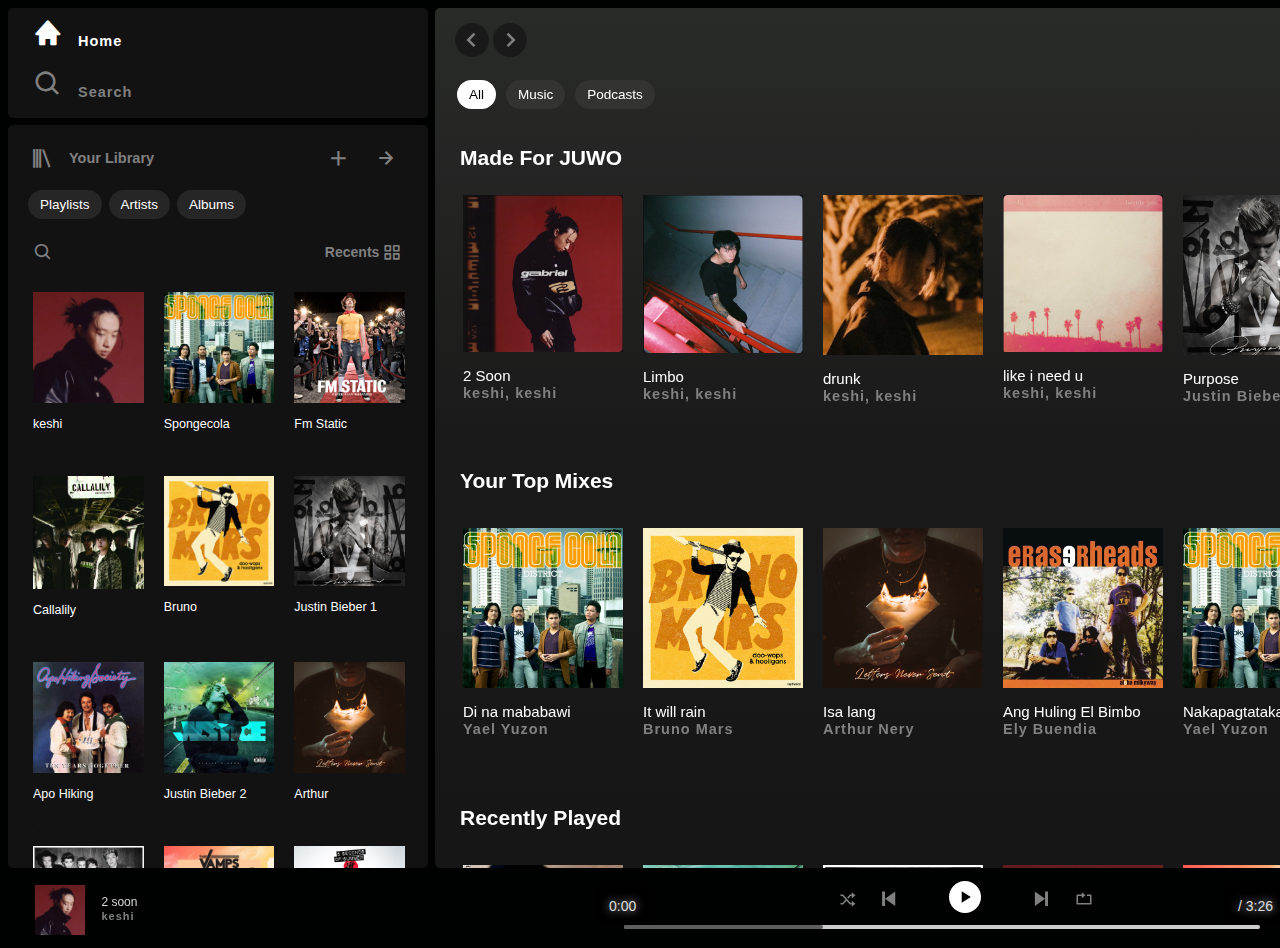
<file: index.html>
<!DOCTYPE html>
<html lang="en">
<head>
    <meta charset="UTF-8">
    <meta name="viewport" content="width=device-width, initial-scale=1.0">
    <link rel="stylesheet" href="styles.css">
    <link href='https://unpkg.com/boxicons@2.1.4/css/boxicons.min.css' rel='stylesheet'>
    <title>Spotify Homepage UI Clone</title>
</head>
<body>
    <div class="one">
        <a href="index.html"><i class='bx bxs-home' style="color: #fff;"><span>Home</span></i></a>
        <a href=""><i class='bx bx-search' id="search"><span>Search</span></i></a>
    </div>
    <div class="two">
        <div class="twoone">
            <i class='bx bx-library'><span>Your Library</span></i>
            <i class='bx bx-plus'></i>
            <i class='bx bx-right-arrow-alt'></i>
        </div>
        <div class="twotwo">
            <h4>Playlists</h4>
            <h4>Artists</h4>
            <h4>Albums</h4>
        </div>
         <div class="twothree">
            <i class='bx bx-search' title="Search in Your Library"></i> 
            <i class='bx bx-grid-alt'><span>Recents</span></i>
        </div>
        <div class="twomusics">
            <a href="#"><img src="keshi.jfif" alt="keshi photo"><div class="text1">keshi</div></a>
            <a href="#"><img src="Spongcola.jfif" alt="keshi photo"><div class="text1">Spongecola</div></a>
            <a href="#"><img src="fmstatic.jfif" alt="keshi photo"><div class="text1">Fm Static</div></a>
            <a href="#"><img src="callalily.jfif" alt="keshi photo"><div class="text1">Callalily</div></a>
            <a href="#"><img src="brunomars.jpg" alt="keshi photo"><div class="text1">Bruno</div></a>
            <a href="#"><img src="jb1.jfif" alt="keshi photo"><div class="text1">Justin Bieber 1</div></a>
            <a href="#"><img src="apo.jfif" alt="keshi photo"><div class="text1">Apo Hiking</div></a>
            <a href="#"><img src="jb2.jfif" alt="keshi photo"><div class="text1">Justin Bieber 2</div></a>
            <a href="#"><img src="arthur.jfif" alt="keshi photo"><div class="text1">Arthur</div></a>
            <a href="#"><img src="oned.webp" alt="keshi photo"><div class="text1">One Direction</div></a>
            <a href="#"><img src="Vamps.jpg" alt="keshi photo"><div class="text1">The Vamps</div></a>
            <a href="#"><img src="5sos.jpg" alt="keshi photo"><div class="text1">5 Sos</div></a>
            <a href="#"><img src="jb3.jpg" alt="keshi photo"><div class="text1">Justin Bieber 3</div></a>
            <a href="#"><img src="eraserheads.webp" alt="keshi photo"><div class="text1">Eraserheads</div></a>
            <a href="#"><img src="Neyo.jfif" alt="keshi photo"><div class="text1">Neyo</div></a>
        </div>
    </div>
    <div class="three">
        <div class="threeone">
            <i class='bx bx-chevron-left'></i>
            <i class='bx bx-chevron-right'></i>
        </div>
        <div class="threetwo">
            <h4>All</h4>
            <h4>Music</h4>
            <h4>Podcasts</h4>
        </div>
        <div class="threethree">
            <h4>Explore Premium</h4>
            <i class='bx bxs-download'><span>Install App</span></i>
            <i class='bx bx-bell'></i>
            <img src="plue.jpeg" alt="plue">
        </div>
        <h3>Made For JUWO</h3>
        <h5>Show all</h5>
        <div class="Music1">
            <a href="2soon.html"><img src="Limbo.png" alt="keshi photo"><div class="text">2 Soon <br><span>keshi, keshi</span></div></a>
            <a href="limbo.html"><img src="like.png" alt="keshi photo"><div class="text">Limbo <br><span>keshi, keshi</span></div></a>
            <a href="drunk.html"><img src="kishi.jpg" alt="keshi photo"><div class="text">drunk <br><span>keshi, keshi</span></div></a>
            <a href="likeineedu.html"><img src="beside.png" alt="keshi photo"><div class="text">like i need u <br><span>keshi, keshi</span></div></a>
            <a href="#"><img src="jb1.jfif" alt="keshi photo"><div class="text">Purpose <br><span>Justin Bieber</span></div></a>
            <a href="#"><img src="apo.jfif" alt="keshi photo"><div class="text">When I Met You <br><span>ApoHiking Society</span></div></a>
            <a href="#"><img src="fmstatic.jfif" alt="keshi photo"><div class="text">Moment of Truth <br><span>Trevor McNevan</span></div></a>
            <a href="#"><img src="Limbo.png" alt="keshi photo"><div class="text">us<br><span>keshi, keshi</span></div></a>
        </div>
        <h3 class="ytm">Your Top Mixes <span>Show All</span></h3>
        <div class="Music2">
            <a href="#"><img src="Spongcola.jfif" alt="keshi photo"><div class="text">Di na mababawi <br><span>Yael Yuzon</span></div></a>
            <a href="#"><img src="brunomars.jpg" alt="keshi photo"><div class="text">It will rain<br><span>Bruno Mars</span></div></a>
            <a href="#"><img src="arthur.jfif" alt="keshi photo"><div class="text">Isa lang <br><span>Arthur Nery</span></div></a>
            <a href="#"><img src="eraserheads.webp" alt="keshi photo"><div class="text">Ang Huling El Bimbo <br><span>Ely Buendia</span></div></a>
            <a href="#"><img src="Spongcola.jfif" alt="keshi photo"><div class="text">Nakapagtataka <br><span>Yael Yuzon</span></div></a>
            <a href="#"><img src="Limbo.png" alt="keshi photo"><div class="text">SOMEBODY <br><span>keshi, keshi</span></div></a>
            <a href="#"><img src="callalily.jfif" alt="keshi photo"><div class="text">Magbalik <br><span>Kean Cipriano</span></div></a>
            <a href="#"><img src="5sos.jpg" alt="keshi photo"><div class="text">Amnesia<br><span>5 SOS</span></div></a>

        </div>
        <h3 class="rp">Recently Played <span>Show All</span></h3>
        <div class="Music2">
            <a href="#"><img src="Neyo.jfif" alt="keshi photo"><div class="text">Miss Independent<br><span>Neyo</span></div></a>
            <a href="#"><img src="jb2.jfif" alt="keshi photo"><div class="text">Love Yourself <br><span>Justin Bieber</span></div></a>
            <a href="#"><img src="oned.webp" alt="keshi photo"><div class="text">Story of my life <br><span>One Direction</span></div></a>
            <a href="#"><img src="keshi.jfif" alt="keshi photo"><div class="text">Less of you <br><span>keshi, keshi</span></div></a>
            <a href="#"><img src="Vamps.jpg" alt="keshi photo"><div class="text">Oh Cecilia <br><span>The Vamps</span></div></a>
            <a href="#"><img src="callalily.jfif" alt="keshi photo"><div class="text">2 Soon <br><span>Kean Cipriano</span></div></a>
            <a href="#"><img src="jb3.jpg" alt="keshi photo"><div class="text">That Should be me <br><span>Justin Bieber</span></div></a>
            <a href="#"><img src="fmstatic.jfif" alt="keshi photo"><div class="text">Tonight <br><span>Trevor McNevan</span></div></a>
        </div>
    </div>
    <div class="MP3">
        <img src="keshi.jfif" alt="keshi photo">
        <div class="mptext">2 soon <br><span>keshi</span>
        </div>
        <audio controls loop>
            <source src="2 soon.mp3" type="audio/mpeg">
          </audio>       
        <div class="control1">
            <i class='bx bx-shuffle'></i>
            <i class='bx bx-skip-previous' ></i>
            <!--<i class='bx bx-pause'></i>
            <i class='bx bx-play'></i>-->
        </div>
        <div class="control3">
            <i class='bx bx-skip-next'></i>
            <i class='bx bx-repeat'></i>
        </div>
        <div class="control2">
            <i class='bx bx-play'></i>
            <i class='bx bxs-microphone'></i>
            <i class='bx bx-list-ul'></i>
            <i class='bx bx-speaker'></i>
            <i class='bx bx-volume-full'></i>
            <i class='bx bx-devices'></i>
            <i class='bx bx-fullscreen'></i>
        </div>
        <div class="takip"></div>
        <div class="takip1"></div>
    </div>
</body>
</html>
</file>
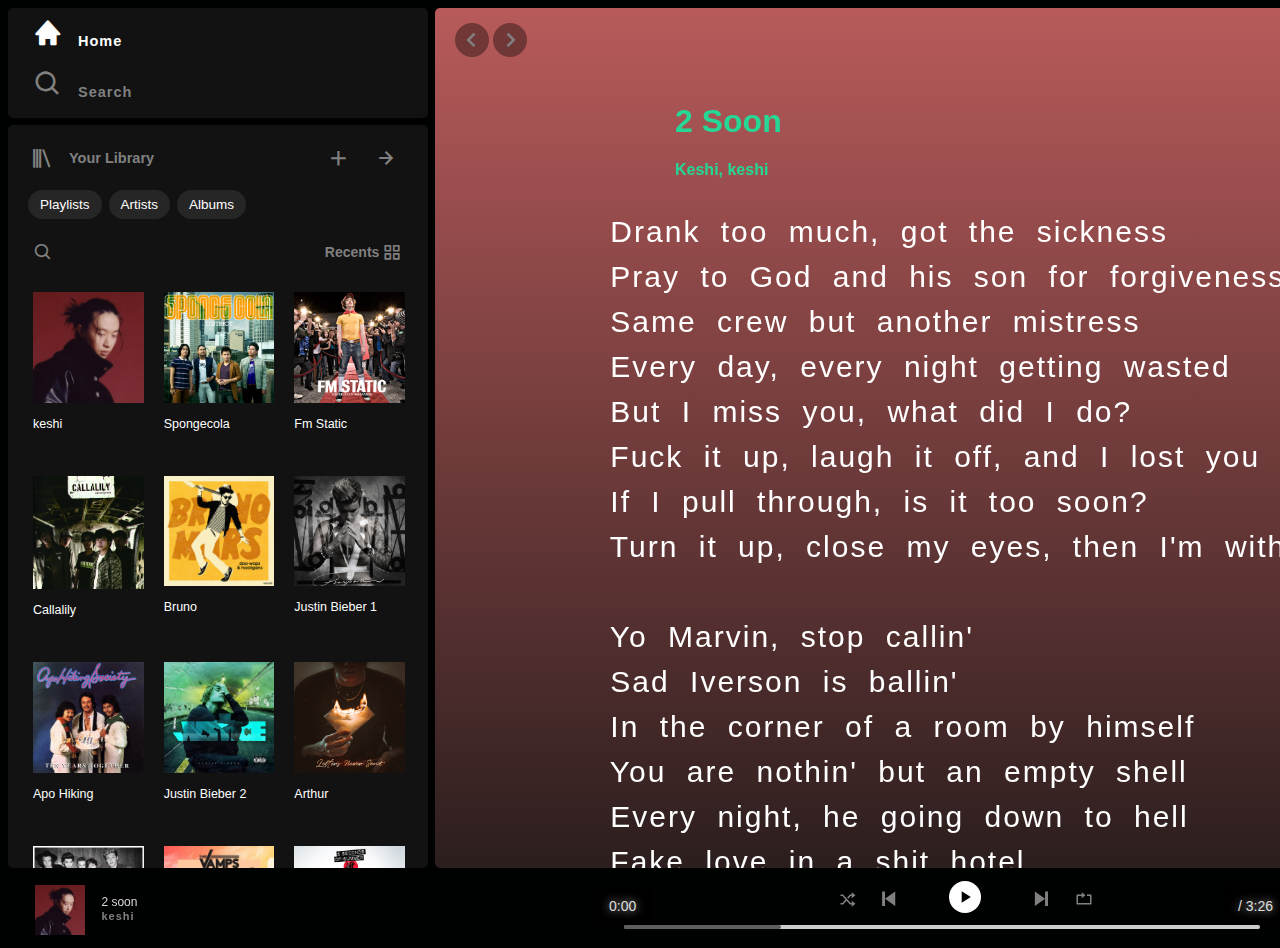
<file: 2soon.html>
<!DOCTYPE html>
<html lang="en">
<head>
    <meta charset="UTF-8">
    <meta name="viewport" content="width=device-width, initial-scale=1.0">
    <link rel="stylesheet" href="styles.css">
    <link href='https://unpkg.com/boxicons@2.1.4/css/boxicons.min.css' rel='stylesheet'>
    <title>Lina_CSE3_Act5_Spotify
    </title>
</head>
<body>
    <div class="one">
        <a href="Lina_CSE3_Act5.html"><i class='bx bxs-home' style="color: #fff;"><span>Home</span></i></a>
        <a href=""><i class='bx bx-search' id="search"><span>Search</span></i></a>
    </div>
    <div class="two">
        <div class="twoone">
            <i class='bx bx-library'><span>Your Library</span></i>
            <i class='bx bx-plus'></i>
            <i class='bx bx-right-arrow-alt'></i>
        </div>
        <div class="twotwo">
            <h4>Playlists</h4>
            <h4>Artists</h4>
            <h4>Albums</h4>
        </div>
         <div class="twothree">
            <i class='bx bx-search' title="Search in Your Library"></i> 
            <i class='bx bx-grid-alt'><span>Recents</span></i>
        </div>
        <div class="twomusics">
            <a href="#"><img src="keshi.jfif" alt="keshi photo"><div class="text1">keshi</div></a>
            <a href="#"><img src="Spongcola.jfif" alt="keshi photo"><div class="text1">Spongecola</div></a>
            <a href="#"><img src="fmstatic.jfif" alt="keshi photo"><div class="text1">Fm Static</div></a>
            <a href="#"><img src="callalily.jfif" alt="keshi photo"><div class="text1">Callalily</div></a>
            <a href="#"><img src="brunomars.jpg" alt="keshi photo"><div class="text1">Bruno</div></a>
            <a href="#"><img src="jb1.jfif" alt="keshi photo"><div class="text1">Justin Bieber 1</div></a>
            <a href="#"><img src="apo.jfif" alt="keshi photo"><div class="text1">Apo Hiking</div></a>
            <a href="#"><img src="jb2.jfif" alt="keshi photo"><div class="text1">Justin Bieber 2</div></a>
            <a href="#"><img src="arthur.jfif" alt="keshi photo"><div class="text1">Arthur</div></a>
            <a href="#"><img src="oned.webp" alt="keshi photo"><div class="text1">One Direction</div></a>
            <a href="#"><img src="Vamps.jpg" alt="keshi photo"><div class="text1">The Vamps</div></a>
            <a href="#"><img src="5sos.jpg" alt="keshi photo"><div class="text1">5 Sos</div></a>
            <a href="#"><img src="jb3.jpg" alt="keshi photo"><div class="text1">Justin Bieber 3</div></a>
            <a href="#"><img src="eraserheads.webp" alt="keshi photo"><div class="text1">Eraserheads</div></a>
            <a href="#"><img src="Neyo.jfif" alt="keshi photo"><div class="text1">Neyo</div></a>
        </div>
    </div>
    <div class="three" style="background:linear-gradient(to bottom, #b85a5a,#2c1e1e);">
        <div class="threeone">
            <i class='bx bx-chevron-left'></i>
            <i class='bx bx-chevron-right'></i>
        </div>
        <div class="threetwo">
            <h4 style="background-color: transparent;"><span>All</span></h4>
            <h4 style="background-color: transparent;"><span>Music</span></h4>
            <h4 style="background-color: transparent;"><span>Podcast</span></h4>
        </div>
        <div class="ttakip"></div>
        <div class="threethree">
            <h4>Explore Premium</h4>
            <i class='bx bxs-download'><span>Install App</span></i>
            <i class='bx bx-bell'></i>
            <img src="plue.jpeg" alt="plue">
        </div>
        <div class="song_info">
            <h1>2 Soon</h1>
            <h4>Keshi, keshi</h4>
        </div>
        <div class="lyrics">
            <pre>
                Drank too much, got the sickness
                Pray to God and his son for forgiveness
                Same crew but another mistress
                Every day, every night getting wasted
                But I miss you, what did I do?
                Fuck it up, laugh it off, and I lost you
                If I pull through, is it too soon?
                Turn it up, close my eyes, then I'm with you

                Yo Marvin, stop callin'
                Sad Iverson is ballin'
                In the corner of a room by himself
                You are nothin' but an empty shell
                Every night, he going down to hell
                Fake love in a shit hotel
                Can't believe how far he fell
                You weak on the floor so you call her cell

                "How you been?", "How you doing?"
                You been good, I been drinking
                Way too much, you think that I'd be over you, 
                over you, over you
                (Eight calls, all you)
                But I think about it every day, yeah
                Yeah, I never missed her anyways
                Yeah, I never missed her anyways

                Drank too much, got the sickness
                Pray to God and his son for forgiveness
                Same crew but another mistress
                Every day, every night getting wasted
                But I miss you, what did I do?
                Fuck it up, laugh it off, and I lost you
                If I pull through, is it too soon?
                Turn it up, close my eyes, then I'm with you

                Call me up
                Stay over and we'll call it love
                Don't matter if it fucks me up
                The alcohol is not enough

                Fuck pride and the other guy
                I cried, I don't 'member why
                Tonight, I'ma try to hide
                No slide, get frostbite
                Eight calls, all you, eight-ball, all you
                Yeah, I never missed her anyways
                Yeah, I never missed her anyways

                Drank too much, got the sickness
                Pray to God and his son for forgiveness
                Same crew but another mistress
                Every day, every night getting wasted
                But I miss you, what did I do?
                Fuck it up, laugh it off, and I lost you
                If I pull through, is it too soon?
                Turn it up, close my eyes, then I'm with you

                Drank too much, got the sickness
                Pray to God and his son for forgiveness
                Same crew but another mistress
                Every day, every night getting wasted
                But I miss you, what did I do?
                Fuck it up, laugh it off, and I lost you
                If I pull through, is it too soon?
                Turn it up, close my eyes, then I'm with you</pre>
        </div>
    </div>
    <div class="MP3">
        <img src="keshi.jfif" alt="keshi photo">
        <div class="mptext">2 soon <br><span>keshi</span>
        </div>
        <audio controls loop>
            <source src="2 soon.mp3" type="audio/mpeg">
          </audio>       
        <div class="control1">
            <i class='bx bx-shuffle'></i>
            <i class='bx bx-skip-previous' ></i>
            <!--<i class='bx bx-pause'></i>
            <i class='bx bx-play'></i>-->
        </div>
        <div class="control3">
            <i class='bx bx-skip-next'></i>
            <i class='bx bx-repeat'></i>
        </div>
        <div class="control2">
            <i class='bx bx-play'></i>
            <i class='bx bxs-microphone'></i>
            <i class='bx bx-list-ul'></i>
            <i class='bx bx-speaker'></i>
            <i class='bx bx-volume-full'></i>
            <i class='bx bx-devices'></i>
            <i class='bx bx-fullscreen'></i>
        </div>
        <div class="takip"></div>
        <div class="takip1"></div>
    </div>
</body>
</html>
</file>
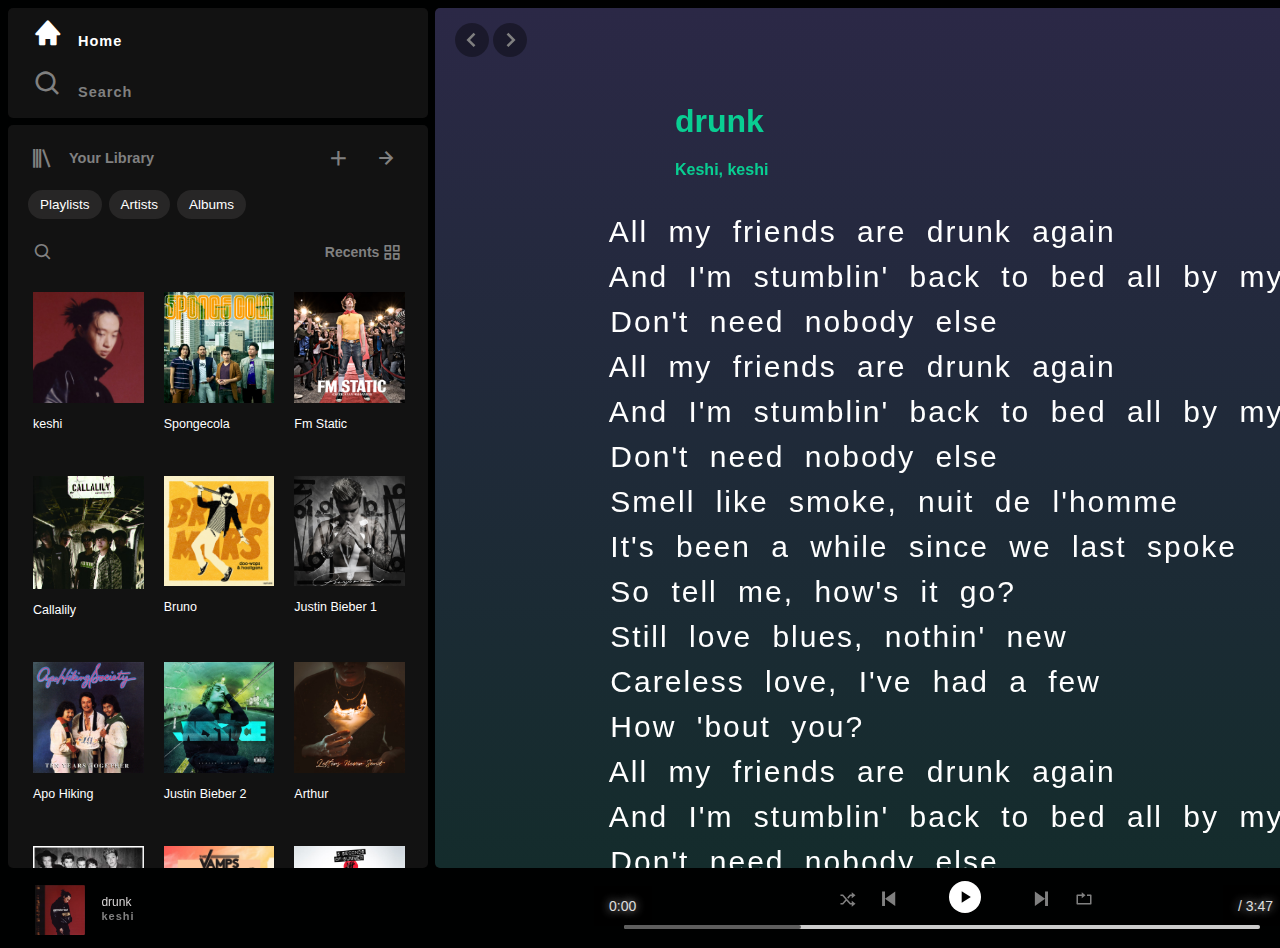
<file: drunk.html>
<!DOCTYPE html>
<html lang="en">
<head>
    <meta charset="UTF-8">
    <meta name="viewport" content="width=device-width, initial-scale=1.0">
    <link rel="stylesheet" href="styles.css">
    <link href='https://unpkg.com/boxicons@2.1.4/css/boxicons.min.css' rel='stylesheet'>
    <title>Lina_CSE3_Act5_Spotify
    </title>
</head>
<body>
    <div class="one">
        <a href="Lina_CSE3_Act5.html"><i class='bx bxs-home' style="color: #fff;"><span>Home</span></i></a>
        <a href=""><i class='bx bx-search' id="search"><span>Search</span></i></a>
    </div>
    <div class="two">
        <div class="twoone">
            <i class='bx bx-library'><span>Your Library</span></i>
            <i class='bx bx-plus'></i>
            <i class='bx bx-right-arrow-alt'></i>
        </div>
        <div class="twotwo">
            <h4>Playlists</h4>
            <h4>Artists</h4>
            <h4>Albums</h4>
        </div>
         <div class="twothree">
            <i class='bx bx-search' title="Search in Your Library"></i> 
            <i class='bx bx-grid-alt'><span>Recents</span></i>
        </div>
        <div class="twomusics">
            <a href="#"><img src="keshi.jfif" alt="keshi photo"><div class="text1">keshi</div></a>
            <a href="#"><img src="Spongcola.jfif" alt="keshi photo"><div class="text1">Spongecola</div></a>
            <a href="#"><img src="fmstatic.jfif" alt="keshi photo"><div class="text1">Fm Static</div></a>
            <a href="#"><img src="callalily.jfif" alt="keshi photo"><div class="text1">Callalily</div></a>
            <a href="#"><img src="brunomars.jpg" alt="keshi photo"><div class="text1">Bruno</div></a>
            <a href="#"><img src="jb1.jfif" alt="keshi photo"><div class="text1">Justin Bieber 1</div></a>
            <a href="#"><img src="apo.jfif" alt="keshi photo"><div class="text1">Apo Hiking</div></a>
            <a href="#"><img src="jb2.jfif" alt="keshi photo"><div class="text1">Justin Bieber 2</div></a>
            <a href="#"><img src="arthur.jfif" alt="keshi photo"><div class="text1">Arthur</div></a>
            <a href="#"><img src="oned.webp" alt="keshi photo"><div class="text1">One Direction</div></a>
            <a href="#"><img src="Vamps.jpg" alt="keshi photo"><div class="text1">The Vamps</div></a>
            <a href="#"><img src="5sos.jpg" alt="keshi photo"><div class="text1">5 Sos</div></a>
            <a href="#"><img src="jb3.jpg" alt="keshi photo"><div class="text1">Justin Bieber 3</div></a>
            <a href="#"><img src="eraserheads.webp" alt="keshi photo"><div class="text1">Eraserheads</div></a>
            <a href="#"><img src="Neyo.jfif" alt="keshi photo"><div class="text1">Neyo</div></a>
        </div>
    </div>
    <div class="three" style="background:linear-gradient(to bottom, #2b2846,#142c2c);">
        <div class="threeone">
            <i class='bx bx-chevron-left'></i>
            <i class='bx bx-chevron-right'></i>
        </div>
        <div class="threetwo">
            <h4 style="background-color: transparent;"><span>All</span></h4>
            <h4 style="background-color: transparent;"><span>Music</span></h4>
            <h4 style="background-color: transparent;"><span>Podcast</span></h4>
        </div>
        <div class="ttakip"></div>
        <div class="threethree">
            <h4>Explore Premium</h4>
            <i class='bx bxs-download'><span>Install App</span></i>
            <i class='bx bx-bell'></i>
            <img src="plue.jpeg" alt="plue">
        </div>
        <div class="song_info">
            <h1>drunk</h1>
            <h4>Keshi, keshi</h4>
        </div>
        <div class="lyrics">
            <pre>
                All my friends are drunk again
                And I'm stumblin' back to bed all by myself
                Don't need nobody else
                All my friends are drunk again
                And I'm stumblin' back to bed all by myself
                Don't need nobody else
                Smell like smoke, nuit de l'homme
                It's been a while since we last spoke
                So tell me, how's it go?
                Still love blues, nothin' new
                Careless love, I've had a few
                How 'bout you?
                All my friends are drunk again
                And I'm stumblin' back to bed all by myself
                Don't need nobody else
                All my friends are drunk again
                And I'm stumblin' back to bed all by myself
                Don't need nobody else
                I never have thought
                When you're gone
                I'd find it hard to carry on
                And it's probably 'cause
                I fell in love way back then
                And I think about us when
                I think about us when
                All my friends are drunk again
                And I'm stumblin' back to bed all by myself
                I got nobody else
                All my friends are drunk again
                And I'm stumblin' back to bed all by myself
                I got, I got nobody else</pre>
        </div>
    </div>
    <div class="MP3">
        <img src="Limbo.png" alt="keshi photo">
        <div class="mptext">drunk <br><span>keshi</span>
        </div>
        <audio controls loop>
            <source src="drunk.mp3" type="audio/mpeg">
          </audio>       
        <div class="control1">
            <i class='bx bx-shuffle'></i>
            <i class='bx bx-skip-previous' ></i>
            <!--<i class='bx bx-pause'></i>
            <i class='bx bx-play'></i>-->
        </div>
        <div class="control3">
            <i class='bx bx-skip-next'></i>
            <i class='bx bx-repeat'></i>
        </div>
        <div class="control2">
            <i class='bx bx-play'></i>
            <i class='bx bxs-microphone'></i>
            <i class='bx bx-list-ul'></i>
            <i class='bx bx-speaker'></i>
            <i class='bx bx-volume-full'></i>
            <i class='bx bx-devices'></i>
            <i class='bx bx-fullscreen'></i>
        </div>
        <div class="takip"></div>
        <div class="takip1"></div>
    </div>
</body>
</html>
</file>
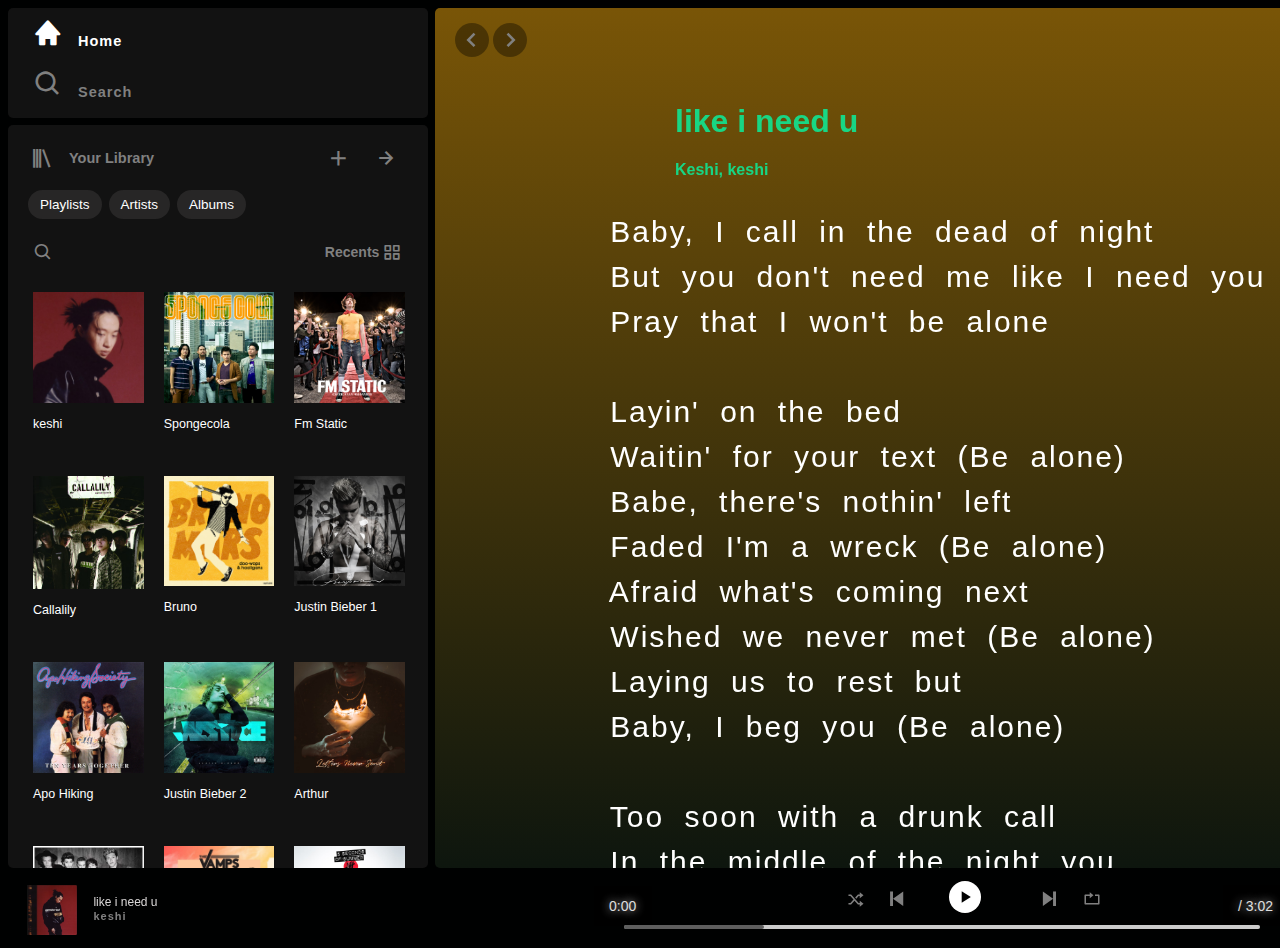
<file: likeineedu.html>
<!DOCTYPE html>
<html lang="en">
<head>
    <meta charset="UTF-8">
    <meta name="viewport" content="width=device-width, initial-scale=1.0">
    <link rel="stylesheet" href="styles.css">
    <link href='https://unpkg.com/boxicons@2.1.4/css/boxicons.min.css' rel='stylesheet'>
    <title>Lina_CSE3_Act5_Spotify
    </title>
</head>
<body>
    <div class="one">
        <a href="Lina_CSE3_Act5.html"><i class='bx bxs-home' style="color: #fff;"><span>Home</span></i></a>
        <a href=""><i class='bx bx-search' id="search"><span>Search</span></i></a>
    </div>
    <div class="two">
        <div class="twoone">
            <i class='bx bx-library'><span>Your Library</span></i>
            <i class='bx bx-plus'></i>
            <i class='bx bx-right-arrow-alt'></i>
        </div>
        <div class="twotwo">
            <h4>Playlists</h4>
            <h4>Artists</h4>
            <h4>Albums</h4>
        </div>
         <div class="twothree">
            <i class='bx bx-search' title="Search in Your Library"></i> 
            <i class='bx bx-grid-alt'><span>Recents</span></i>
        </div>
        <div class="twomusics">
            <a href="#"><img src="keshi.jfif" alt="keshi photo"><div class="text1">keshi</div></a>
            <a href="#"><img src="Spongcola.jfif" alt="keshi photo"><div class="text1">Spongecola</div></a>
            <a href="#"><img src="fmstatic.jfif" alt="keshi photo"><div class="text1">Fm Static</div></a>
            <a href="#"><img src="callalily.jfif" alt="keshi photo"><div class="text1">Callalily</div></a>
            <a href="#"><img src="brunomars.jpg" alt="keshi photo"><div class="text1">Bruno</div></a>
            <a href="#"><img src="jb1.jfif" alt="keshi photo"><div class="text1">Justin Bieber 1</div></a>
            <a href="#"><img src="apo.jfif" alt="keshi photo"><div class="text1">Apo Hiking</div></a>
            <a href="#"><img src="jb2.jfif" alt="keshi photo"><div class="text1">Justin Bieber 2</div></a>
            <a href="#"><img src="arthur.jfif" alt="keshi photo"><div class="text1">Arthur</div></a>
            <a href="#"><img src="oned.webp" alt="keshi photo"><div class="text1">One Direction</div></a>
            <a href="#"><img src="Vamps.jpg" alt="keshi photo"><div class="text1">The Vamps</div></a>
            <a href="#"><img src="5sos.jpg" alt="keshi photo"><div class="text1">5 Sos</div></a>
            <a href="#"><img src="jb3.jpg" alt="keshi photo"><div class="text1">Justin Bieber 3</div></a>
            <a href="#"><img src="eraserheads.webp" alt="keshi photo"><div class="text1">Eraserheads</div></a>
            <a href="#"><img src="Neyo.jfif" alt="keshi photo"><div class="text1">Neyo</div></a>
        </div>
    </div>
    <div class="three" style="background:linear-gradient(to bottom, #795507,#152216a2);">
        <div class="threeone">
            <i class='bx bx-chevron-left'></i>
            <i class='bx bx-chevron-right'></i>
        </div>
        <div class="threetwo">
            <h4 style="background-color: transparent;"><span>All</span></h4>
            <h4 style="background-color: transparent;"><span>Music</span></h4>
            <h4 style="background-color: transparent;"><span>Podcast</span></h4>
        </div>
        <div class="ttakip"></div>
        <div class="threethree">
            <h4>Explore Premium</h4>
            <i class='bx bxs-download'><span>Install App</span></i>
            <i class='bx bx-bell'></i>
            <img src="plue.jpeg" alt="plue">
        </div>
        <div class="song_info">
            <h1>like i need u</h1>
            <h4>Keshi, keshi</h4>
        </div>
        <div class="lyrics">
            <pre>
                Baby, I call in the dead of night
                But you don't need me like I need you
                Pray that I won't be alone

                Layin' on the bed
                Waitin' for your text (Be alone)
                Babe, there's nothin' left
                Faded I'm a wreck (Be alone)
                Afraid what's coming next
                Wished we never met (Be alone)
                Laying us to rest but
                Baby, I beg you (Be alone)

                Too soon with a drunk call
                In the middle of the night you
                Took it, my fault (Be alone)
                Didn't really mean to interrupt (Be alone)
                But if you change your mind then hit me up (Be alone)

                Pain, that's an option
                No time for nonsense
                Can't ask you nothing
                Drank, feeling nauseous
                Too many toxins
                Not even conscious
                Say nothin' more
                Say nothin' more, baby

                We're better on our own
                Tonight I'm getting throwed (You don't need me)
                She never coming home
                Stay with me (Pray that I won't be alone)
                Say you'll leave (You don't need me)
                (Be alone)

                Pain, that's an option
                No time for nonsense
                Can't ask you nothing
                Drank, feeling nauseous
                Too many toxins
                Not even conscious
                Say nothin' more
                Say nothin' more, baby

                Baby girl, it's saying
                That we just friends, that we just friends
                If we fucking are we just friends
                Are we just friends?
</pre>
        </div>
    </div>
    <div class="MP3">
        <img src="Limbo.png" alt="keshi photo">
        <div class="mptext">like i need u<br><span>keshi</span>
        </div>
        <audio controls loop>
            <source src="like i need u.mp3" type="audio/mpeg">
          </audio>       
        <div class="control1">
            <i class='bx bx-shuffle'></i>
            <i class='bx bx-skip-previous' ></i>
            <!--<i class='bx bx-pause'></i>
            <i class='bx bx-play'></i>-->
        </div>
        <div class="control3">
            <i class='bx bx-skip-next'></i>
            <i class='bx bx-repeat'></i>
        </div>
        <div class="control2">
            <i class='bx bx-play'></i>
            <i class='bx bxs-microphone'></i>
            <i class='bx bx-list-ul'></i>
            <i class='bx bx-speaker'></i>
            <i class='bx bx-volume-full'></i>
            <i class='bx bx-devices'></i>
            <i class='bx bx-fullscreen'></i>
        </div>
        <div class="takip"></div>
        <div class="takip1"></div>
    </div>
</body>
</html>
</file>
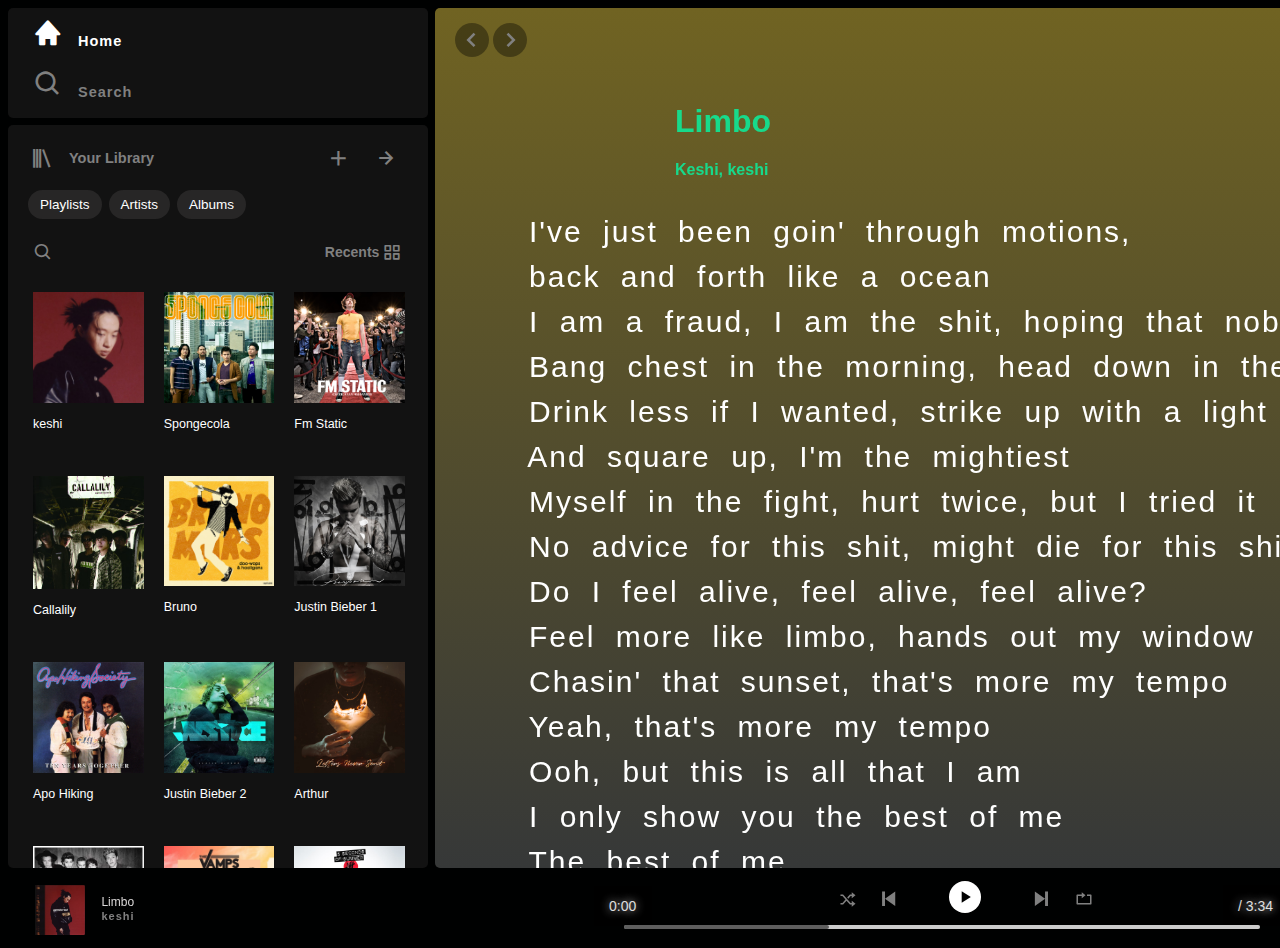
<file: limbo.html>
<!DOCTYPE html>
<html lang="en">
<head>
    <meta charset="UTF-8">
    <meta name="viewport" content="width=device-width, initial-scale=1.0">
    <link rel="stylesheet" href="styles.css">
    <link href='https://unpkg.com/boxicons@2.1.4/css/boxicons.min.css' rel='stylesheet'>
    <title>Lina_CSE3_Act5_Spotify
    </title>
</head>
<body>
    <div class="one">
        <a href="Lina_CSE3_Act5.html"><i class='bx bxs-home' style="color: #fff;"><span>Home</span></i></a>
        <a href=""><i class='bx bx-search' id="search"><span>Search</span></i></a>
    </div>
    <div class="two">
        <div class="twoone">
            <i class='bx bx-library'><span>Your Library</span></i>
            <i class='bx bx-plus'></i>
            <i class='bx bx-right-arrow-alt'></i>
        </div>
        <div class="twotwo">
            <h4>Playlists</h4>
            <h4>Artists</h4>
            <h4>Albums</h4>
        </div>
         <div class="twothree">
            <i class='bx bx-search' title="Search in Your Library"></i> 
            <i class='bx bx-grid-alt'><span>Recents</span></i>
        </div>
        <div class="twomusics">
            <a href="#"><img src="keshi.jfif" alt="keshi photo"><div class="text1">keshi</div></a>
            <a href="#"><img src="Spongcola.jfif" alt="keshi photo"><div class="text1">Spongecola</div></a>
            <a href="#"><img src="fmstatic.jfif" alt="keshi photo"><div class="text1">Fm Static</div></a>
            <a href="#"><img src="callalily.jfif" alt="keshi photo"><div class="text1">Callalily</div></a>
            <a href="#"><img src="brunomars.jpg" alt="keshi photo"><div class="text1">Bruno</div></a>
            <a href="#"><img src="jb1.jfif" alt="keshi photo"><div class="text1">Justin Bieber 1</div></a>
            <a href="#"><img src="apo.jfif" alt="keshi photo"><div class="text1">Apo Hiking</div></a>
            <a href="#"><img src="jb2.jfif" alt="keshi photo"><div class="text1">Justin Bieber 2</div></a>
            <a href="#"><img src="arthur.jfif" alt="keshi photo"><div class="text1">Arthur</div></a>
            <a href="#"><img src="oned.webp" alt="keshi photo"><div class="text1">One Direction</div></a>
            <a href="#"><img src="Vamps.jpg" alt="keshi photo"><div class="text1">The Vamps</div></a>
            <a href="#"><img src="5sos.jpg" alt="keshi photo"><div class="text1">5 Sos</div></a>
            <a href="#"><img src="jb3.jpg" alt="keshi photo"><div class="text1">Justin Bieber 3</div></a>
            <a href="#"><img src="eraserheads.webp" alt="keshi photo"><div class="text1">Eraserheads</div></a>
            <a href="#"><img src="Neyo.jfif" alt="keshi photo"><div class="text1">Neyo</div></a>
        </div>
    </div>
    <div class="three" style="background:linear-gradient(to bottom, #706322,#363838);">
        <div class="threeone">
            <i class='bx bx-chevron-left'></i>
            <i class='bx bx-chevron-right'></i>
        </div>
        <div class="threetwo">
            <h4 style="background-color: transparent;"><span>All</span></h4>
            <h4 style="background-color: transparent;"><span>Music</span></h4>
            <h4 style="background-color: transparent;"><span>Podcast</span></h4>
        </div>
        <div class="ttakip"></div>
        <div class="threethree">
            <h4>Explore Premium</h4>
            <i class='bx bxs-download'><span>Install App</span></i>
            <i class='bx bx-bell'></i>
            <img src="plue.jpeg" alt="plue">
        </div>
        <div class="song_info">
            <h1>Limbo</h1>
            <h4>Keshi, keshi</h4>
        </div>
        <div class="lyrics">
            <pre>
            I've just been goin' through motions, 
            back and forth like a ocean
            I am a fraud, I am the shit, hoping that nobody notice
            Bang chest in the morning, head down in the night
            Drink less if I wanted, strike up with a light
            And square up, I'm the mightiest
            Myself in the fight, hurt twice, but I tried it
            No advice for this shit, might die for this shit
            Do I feel alive, feel alive, feel alive?
            Feel more like limbo, hands out my window
            Chasin' that sunset, that's more my tempo
            Yeah, that's more my tempo
            Ooh, but this is all that I am
            I only show you the best of me
            The best of me
            Looked in my demons and saw myself
            Put all my meaning in someone else
            Outta sight, outta mind, don't know where to find it
            Don't know where to hide, but I still
            Eat good, drink good, feel good, it's all good
            Can't hear my head when I'm sat beside ya
            Fucked lungs and a liver, good looks in the mirror
            Do I feel alive, feel alive, feel alive?
            Feel more like limbo, hands out my window
            Chasin' that sunset, that's more my tempo
            That's more my tempo
            ooh, but this is all that I am
            I'll only show you the best of me
            The best of me
            Ooh, tryin', but I'm just a man
            Hopin' it won't get the best of me
            The best of me</pre>
        </div>
    </div>
    <div class="MP3">
        <img src="Limbo.png" alt="keshi photo">
        <div class="mptext">Limbo <br><span>keshi</span>
        </div>
        <audio controls loop>
            <source src="limbo.mp3" type="audio/mpeg">
          </audio>       
        <div class="control1">
            <i class='bx bx-shuffle'></i>
            <i class='bx bx-skip-previous' ></i>
            <!--<i class='bx bx-pause'></i>
            <i class='bx bx-play'></i>-->
        </div>
        <div class="control3">
            <i class='bx bx-skip-next'></i>
            <i class='bx bx-repeat'></i>
        </div>
        <div class="control2">
            <i class='bx bx-play'></i>
            <i class='bx bxs-microphone'></i>
            <i class='bx bx-list-ul'></i>
            <i class='bx bx-speaker'></i>
            <i class='bx bx-volume-full'></i>
            <i class='bx bx-devices'></i>
            <i class='bx bx-fullscreen'></i>
        </div>
        <div class="takip"></div>
        <div class="takip1"></div>
    </div>
</body>
</html>
</file>
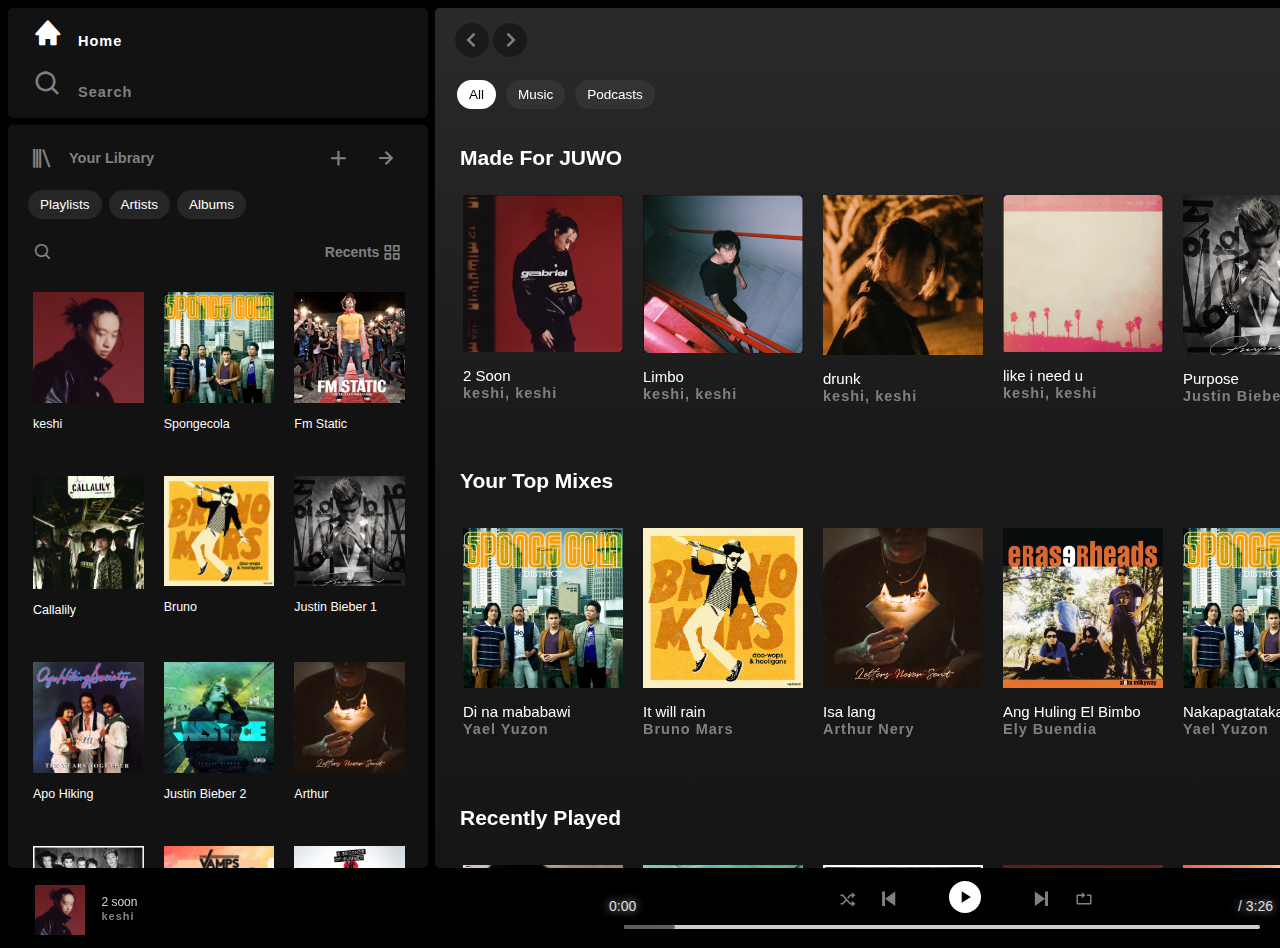
<file: Lina_CSE3_Act5.html>
<!DOCTYPE html>
<html lang="en">
<head>
    <meta charset="UTF-8">
    <meta name="viewport" content="width=device-width, initial-scale=1.0">
    <link rel="stylesheet" href="styles.css">
    <link href='https://unpkg.com/boxicons@2.1.4/css/boxicons.min.css' rel='stylesheet'>
    <title>Lina_CSE3_Act5_Spotify</title>
</head>
<body>
    <div class="one">
        <a href="Lina_CSE3_Act5.html"><i class='bx bxs-home' style="color: #fff;"><span>Home</span></i></a>
        <a href=""><i class='bx bx-search' id="search"><span>Search</span></i></a>
    </div>
    <div class="two">
        <div class="twoone">
            <i class='bx bx-library'><span>Your Library</span></i>
            <i class='bx bx-plus'></i>
            <i class='bx bx-right-arrow-alt'></i>
        </div>
        <div class="twotwo">
            <h4>Playlists</h4>
            <h4>Artists</h4>
            <h4>Albums</h4>
        </div>
         <div class="twothree">
            <i class='bx bx-search' title="Search in Your Library"></i> 
            <i class='bx bx-grid-alt'><span>Recents</span></i>
        </div>
        <div class="twomusics">
            <a href="#"><img src="keshi.jfif" alt="keshi photo"><div class="text1">keshi</div></a>
            <a href="#"><img src="Spongcola.jfif" alt="keshi photo"><div class="text1">Spongecola</div></a>
            <a href="#"><img src="fmstatic.jfif" alt="keshi photo"><div class="text1">Fm Static</div></a>
            <a href="#"><img src="callalily.jfif" alt="keshi photo"><div class="text1">Callalily</div></a>
            <a href="#"><img src="brunomars.jpg" alt="keshi photo"><div class="text1">Bruno</div></a>
            <a href="#"><img src="jb1.jfif" alt="keshi photo"><div class="text1">Justin Bieber 1</div></a>
            <a href="#"><img src="apo.jfif" alt="keshi photo"><div class="text1">Apo Hiking</div></a>
            <a href="#"><img src="jb2.jfif" alt="keshi photo"><div class="text1">Justin Bieber 2</div></a>
            <a href="#"><img src="arthur.jfif" alt="keshi photo"><div class="text1">Arthur</div></a>
            <a href="#"><img src="oned.webp" alt="keshi photo"><div class="text1">One Direction</div></a>
            <a href="#"><img src="Vamps.jpg" alt="keshi photo"><div class="text1">The Vamps</div></a>
            <a href="#"><img src="5sos.jpg" alt="keshi photo"><div class="text1">5 Sos</div></a>
            <a href="#"><img src="jb3.jpg" alt="keshi photo"><div class="text1">Justin Bieber 3</div></a>
            <a href="#"><img src="eraserheads.webp" alt="keshi photo"><div class="text1">Eraserheads</div></a>
            <a href="#"><img src="Neyo.jfif" alt="keshi photo"><div class="text1">Neyo</div></a>
        </div>
    </div>
    <div class="three">
        <div class="threeone">
            <i class='bx bx-chevron-left'></i>
            <i class='bx bx-chevron-right'></i>
        </div>
        <div class="threetwo">
            <h4>All</h4>
            <h4>Music</h4>
            <h4>Podcasts</h4>
        </div>
        <div class="threethree">
            <h4>Explore Premium</h4>
            <i class='bx bxs-download'><span>Install App</span></i>
            <i class='bx bx-bell'></i>
            <img src="plue.jpeg" alt="plue">
        </div>
        <h3>Made For JUWO</h3>
        <h5>Show all</h5>
        <div class="Music1">
            <a href="2soon.html"><img src="Limbo.png" alt="keshi photo"><div class="text">2 Soon <br><span>keshi, keshi</span></div></a>
            <a href="limbo.html"><img src="like.png" alt="keshi photo"><div class="text">Limbo <br><span>keshi, keshi</span></div></a>
            <a href="drunk.html"><img src="kishi.jpg" alt="keshi photo"><div class="text">drunk <br><span>keshi, keshi</span></div></a>
            <a href="likeineedu.html"><img src="beside.png" alt="keshi photo"><div class="text">like i need u <br><span>keshi, keshi</span></div></a>
            <a href="#"><img src="jb1.jfif" alt="keshi photo"><div class="text">Purpose <br><span>Justin Bieber</span></div></a>
            <a href="#"><img src="apo.jfif" alt="keshi photo"><div class="text">When I Met You <br><span>ApoHiking Society</span></div></a>
            <a href="#"><img src="fmstatic.jfif" alt="keshi photo"><div class="text">Moment of Truth <br><span>Trevor McNevan</span></div></a>
            <a href="#"><img src="Limbo.png" alt="keshi photo"><div class="text">us<br><span>keshi, keshi</span></div></a>
        </div>
        <h3 class="ytm">Your Top Mixes <span>Show All</span></h3>
        <div class="Music2">
            <a href="#"><img src="Spongcola.jfif" alt="keshi photo"><div class="text">Di na mababawi <br><span>Yael Yuzon</span></div></a>
            <a href="#"><img src="brunomars.jpg" alt="keshi photo"><div class="text">It will rain<br><span>Bruno Mars</span></div></a>
            <a href="#"><img src="arthur.jfif" alt="keshi photo"><div class="text">Isa lang <br><span>Arthur Nery</span></div></a>
            <a href="#"><img src="eraserheads.webp" alt="keshi photo"><div class="text">Ang Huling El Bimbo <br><span>Ely Buendia</span></div></a>
            <a href="#"><img src="Spongcola.jfif" alt="keshi photo"><div class="text">Nakapagtataka <br><span>Yael Yuzon</span></div></a>
            <a href="#"><img src="Limbo.png" alt="keshi photo"><div class="text">SOMEBODY <br><span>keshi, keshi</span></div></a>
            <a href="#"><img src="callalily.jfif" alt="keshi photo"><div class="text">Magbalik <br><span>Kean Cipriano</span></div></a>
            <a href="#"><img src="5sos.jpg" alt="keshi photo"><div class="text">Amnesia<br><span>5 SOS</span></div></a>

        </div>
        <h3 class="rp">Recently Played <span>Show All</span></h3>
        <div class="Music2">
            <a href="#"><img src="Neyo.jfif" alt="keshi photo"><div class="text">Miss Independent<br><span>Neyo</span></div></a>
            <a href="#"><img src="jb2.jfif" alt="keshi photo"><div class="text">Love Yourself <br><span>Justin Bieber</span></div></a>
            <a href="#"><img src="oned.webp" alt="keshi photo"><div class="text">Story of my life <br><span>One Direction</span></div></a>
            <a href="#"><img src="keshi.jfif" alt="keshi photo"><div class="text">Less of you <br><span>keshi, keshi</span></div></a>
            <a href="#"><img src="Vamps.jpg" alt="keshi photo"><div class="text">Oh Cecilia <br><span>The Vamps</span></div></a>
            <a href="#"><img src="callalily.jfif" alt="keshi photo"><div class="text">2 Soon <br><span>Kean Cipriano</span></div></a>
            <a href="#"><img src="jb3.jpg" alt="keshi photo"><div class="text">That Should be me <br><span>Justin Bieber</span></div></a>
            <a href="#"><img src="fmstatic.jfif" alt="keshi photo"><div class="text">Tonight <br><span>Trevor McNevan</span></div></a>
        </div>
    </div>
    <div class="MP3">
        <img src="keshi.jfif" alt="keshi photo">
        <div class="mptext">2 soon <br><span>keshi</span>
        </div>
        <audio controls loop>
            <source src="2 soon.mp3" type="audio/mpeg">
          </audio>       
        <div class="control1">
            <i class='bx bx-shuffle'></i>
            <i class='bx bx-skip-previous' ></i>
            <!--<i class='bx bx-pause'></i>
            <i class='bx bx-play'></i>-->
        </div>
        <div class="control3">
            <i class='bx bx-skip-next'></i>
            <i class='bx bx-repeat'></i>
        </div>
        <div class="control2">
            <i class='bx bx-play'></i>
            <i class='bx bxs-microphone'></i>
            <i class='bx bx-list-ul'></i>
            <i class='bx bx-speaker'></i>
            <i class='bx bx-volume-full'></i>
            <i class='bx bx-devices'></i>
            <i class='bx bx-fullscreen'></i>
        </div>
        <div class="takip"></div>
        <div class="takip1"></div>
    </div>
</body>
</html>
</file>
<file: styles.css>
* {
    background-color: #000101;
    font-family:Verdana, Geneva, Tahoma, sans-serif;
}

.one {
    overflow: hidden;
    position: fixed;
    display: inline-block;
    border-radius: 5px;
    background-color: #121212;
    height: 110px;
    width: 420px;
}

.one a {
    position: relative;
    text-decoration: none;
    color: gray;
    transition: color 0.3s;
}

.one a:hover{
    color: white;
}

.one a i {
    margin: 20px;
    left: 5px;
    top: -10px;
    font-size: 30px;
    background-color: #121212;
    position: relative;
    display: block;
    bottom: 25px;
}


span{
    font-family:'Gill Sans', 'Gill Sans MT', Calibri, 'Trebuchet MS', sans-serif;
    font-size: 14.5px;
    font-weight: bold;
    letter-spacing: 1px;
    margin-left: 15px;
    background-color: #121212;
}


.two{
    overflow-x: hidden;
    overflow-y: auto;
    position: fixed;
    top: 125px;
    border-radius: 5px;
    background-color: #121212;
    height: 743px;
    width: 420px;
}

::-webkit-scrollbar {
    width: 2px;

}

::-webkit-scrollbar-thumb {
    background: #888;
    border-radius: 5px;
}
::-webkit-scrollbar-thumb:hover {
    background: #555; 
}


.twoone{
    position: relative;
    background-color:#121212;
    display: flex;
    align-items: center;
    gap: 20px;
    left: 20px;
    top: 20px;
}

.twoone i{
    position: relative;
    color: gray;
    display: flex;
    align-items: center;
    font-size: 25px;
    background-color: transparent;
    transition: background-color 0.5s ease-in-out, color 0.3s ease-in-out;
    padding: 1px;
    border-radius: 50%;
}

.twoone i:hover{
    color: white;
    cursor: pointer;
}

.twoone i:first-child {
    position: relative;
    margin-right: 6em;
}


.twoone i:nth-child(2):hover,
.twoone i:nth-child(3):hover{
    padding: 1px;
    border-radius: 50%;
    background-color: rgba(255, 255, 255, 0.158);
}

.twoone span{
    vertical-align: middle;
    letter-spacing: 0px;
}

.twotwo{
    left: 20px;
    top: 20px;
    position: relative;
    display: flex;
    gap: 7px;
    background-color: transparent;
}

.twotwo h4{
    padding: 7px 12px;
    display: inline-block;
    border-radius: 15px;
    background-color: #49474762;
    font-weight: 500;
    font-size:13.5px;
    color: #fff;
    position: relative;
    transition: background-color 0.4s ease-in-out;
}

.twotwo h4:hover{
    background-color: #424141da;
    cursor: pointer;
}

.twothree{
    color: gray;
    position: absolute;
    display: flex;
    align-items: center;
    left: 20px;
    top: 7em;
    gap: 4px;
    background-color: transparent;
}

.twothree i{
    display: flex;
    align-items: center;
    color: gray;
    font-size: 20px;
    background-color: transparent;
}

.twothree span{
    vertical-align: middle;
    font-size: 14px;
    letter-spacing: 0px;
    background-color: transparent;
}

.twothree i:nth-child(1){
    margin-right: 16em;
    padding: 5px;
    border-radius: 50%;
    transition: background-color 0.2s ease-in-out, color 0.2s ease-in-out;
}

.twothree i:nth-child(1):hover{
    cursor: pointer;
    color: white;
    background-color: rgba(255, 255, 255, 0.158);
}

.twothree i:nth-child(2){
    transition: transform 0.3s ease-in-out, color 0.2s ease-in-out;
}

.twothree span{
    position: relative;
    right: 103%;
}

.twothree i:nth-child(2):hover{
    transform: scale(1.03);
    color: white;
    cursor: pointer;
}

.twomusics{
    left:25px;
    top: 15px;
    position: relative;
    display:flex;
    flex-wrap: wrap;
    background-color: transparent;
    margin: 30px 0 75px 0;
}

.twomusics a{
    background-color: transparent;
    text-decoration: none;
}

.twomusics a img{
    margin:20px 10px 65px -10px;
    width: 110.66px;
    border-radius: 5px;
    background-color:transparent;
    padding: 10px 10px 60px 10px;
}

.twomusics a img:hover{
    background-color: #292b296e;
    padding: 10px 10px 60px 10px;
    cursor:pointer;
}

.text1{
    font-size: 12.5px;
    margin-top: -115px;
    margin-bottom: 15px;
    position: relative;
    background-color: transparent;
    color: white;
}

.text1 span{
    font-size: 11px;
    color: gray;
    background-color: transparent;
    position: relative;
    right: 15px;
}

.three{
    overflow-x:hidden ;
    overflow-y: auto;
    position: fixed;
    left:435px;
    border-radius: 5px;
    background: linear-gradient(to bottom, #292b29, rgb(27, 26, 26), rgb(22, 22, 22));
    height: 860px;
    width: 1480px;
}

.song_info{
    position: relative;
    background-color: transparent;
}

.song_info h1,.song_info h4{
    position: relative;
    bottom: 90px;
    left: 15rem;
    background-color: transparent;
    color: rgba(0, 255, 170, 0.774);
}

.lyrics{
    position: relative;
    right: 150px;
    bottom: 90px;
    background-color: transparent;
}

.three pre{
    text-align: left;
    background-color: transparent;
    color: white;
    font-size: 30px;
    letter-spacing: 2px;
    word-spacing: 10px;
    line-height: 1.5;
}

.three h5{
    position: relative;
    display: inline-block;
    left: 1100px;
    justify-content: right;
    background-color: transparent;
    bottom: 45px;
    color: rgb(158, 157, 157);
    transition: color 0.3s ease-in-out;
}

.three h5:hover{
    text-decoration: underline;  
    color: white;
    cursor: pointer;  
}

.ytm span{
    left: 1060px;
    position: relative;
    color: gray;
    background-color: transparent;
    transition: color 0.3s ease-in-out;
}

.ytm span:hover{
    text-decoration: underline;
    cursor: pointer;
    color: white;
}

.rp span{
    left: 1060px;
    position: relative;
    color: gray;
    background-color: transparent;
    transition: color 0.3s ease-in-out;
}

.rp span:hover{
    text-decoration: underline;
    cursor: pointer;
    color: white;
}

.threeone{
    color: gray;
    position: relative;
    display: flex;
    align-items: center;
    left: 20px;
    top: 15px;
    gap: 4px;
    background-color: transparent;
}

.threeone i{
    color:gray;
    font-size: 30px;
    padding: 2px;
    font-weight: lighter;
    border-radius: 50%;
    background-color:rgba(0, 0, 0, 0.37);
    transition: color 0.3s ease-in-out;
}


.threetwo{
    position: relative;
    display: flex;
    background-color: transparent;
    gap: 10px;
    top: 20px;
    left: 22px;
}

.threetwo span{
    color: transparent;
    background-color: transparent;
}

.threetwo h4:nth-child(1){
    color: black;
    background-color: white;
}

.threetwo h4{
    padding: 7px 12px;
    display: inline-block;
    border-radius: 15px;
    background-color: #49474762;
    font-weight: 500;
    font-size:13.5px;
    color: #fff;
    position: relative;
    transition: background-color 0.4s ease-in-out;
}

.threetwo h4:hover{
    background-color: #424141da;
    cursor: pointer;
}

.threethree{
    position: relative;
    display: flex;
    align-items: center;
    color: white;
    background-color: transparent;
    justify-content:right;
    gap: 13px;
    bottom:100px;
    right: 30px;
}

.threethree h4{
    font-size: 13px;
    color: black;
    padding: 7px 15px;
    border-radius: 50px;
    background-color: white;
    transition: transform 0.3s ease-in-out;
}

.threethree i{
    position: relative;
    font-size: 20px;
    color: rgba(255, 255, 255, 0.685);
    padding: 7px 12px;
    background-color: #00000075;
    border-radius:50px;
    transition: transform 0.3s ease-in-out, color 0.3s ease-in-out;
}

.threethree span{
    background-color: transparent;
    position: relative;
    bottom: 4px;
    right: 6px;
}

.threethree h4:hover{
    transform: scale(1.02);
    cursor: pointer;
}

.threethree i:hover{
    transform: scale(1.03);
    color:white ;
    cursor: pointer;
}

.threethree img{
    width: 30px;
    border-radius: 50%;
    padding: 4px;
    background-color: #00000075;
    transition: transform 0.3s ease-in-out;
}

.threethree img:hover{
    transform: scale(1.03);
    cursor: pointer;
}

.three h3{ 
    background-color: transparent;
    position: relative;
    display: inline;
    color: white;
    font-size: 21px;
    left: 25px;
    bottom: 40px;
}

.Music1{
    background-color: transparent;
    bottom: 45px;
    left: 18px;
    position: relative;
    display: grid;
    gap: 0px;
    grid-template-columns: repeat(9, 1fr); /* Increase the number of columns to 8 */
}

.Music1 a{
    background-color: transparent;
    gap: 5px;
    display: flex;
    flex-direction: column;
    text-decoration: none;
}

.Music1 a img{
    width: 160px;
    border-radius: 5px;
    padding: 10px 10px 70px 10px;
    background-color: transparent;
}

.Music1 a img:hover{
    background-color:#292b296e;
    padding: 10px 10px 70px 10px;
    cursor:pointer;
}

.text{
    position: relative;
    left: 10px;
    bottom: 60px;
    background-color: transparent;
    color: white;
    font-size: 15px;
    cursor:default;
}

.text:hover{
    cursor: pointer;
}

.Music1 span{
    position: relative;
    background-color: transparent;
    right: 15px;
    color: gray;
}

.Music2{
    bottom: 45px;
    left:18px;
    position: relative;
    display:inline-block;
    background-color: transparent;
    margin: 30px 0 0 0;
    display: grid;
    grid-template-columns: repeat(9, 1fr); /* Increase the number of columns to 8 */
}

.Music2 a{
    background-color: transparent;
    gap: 5px;
    display: flex;
    flex-direction: column;
    text-decoration: none;
}


.Music2 a img{
    width: 160px;
    border-radius: 5px;
    padding: 10px 10px 70px 10px;
    background-color: transparent;
}

.Music2 a img:hover{
    background-color: #292b296e;
    padding: 10px 10px 70px 10px;
    cursor:pointer;
}

.Music2 span{
    position: relative;
    background-color: transparent;
    right: 15px;
    color: gray;
}

.MP3{
    overflow:hidden;
    left: 2px;
    position: relative;
    display:flex;
    justify-content: center;
    height: 80px;
    width: 1905px;
    background-color:transparent;
    top: 860px;
}

.MP3 img{
    position: relative;
    right: 42%;
    top: 17px;
    display: inline;
    width: 50px;
    height: 50px;
}

.mptext{
    background-color: transparent;
    position: relative;
    top: 27px;
    display: inline;
    font-size: 12px;
    right: 49rem;
    z-index: 1;
    color: rgb(216, 214, 214);
}

.mptext span{
    font-size: 11px;
    display: inline;
    position: relative;
    background-color: transparent;
    right: 15px;
    color: gray;
}

.mptext:hover{
    cursor:pointer;
    color: white;
}

.mptext span:hover{
    cursor:pointer;
    text-decoration: underline;
    color: white;
}

.MP3 audio{
    box-sizing: border-box;
    position: absolute;
    height: 100%;
    width: 900px;
    bottom: 15px;
    left: 27%;
}

.MP3 audio::-webkit-media-controls-panel{
    background-color:#000101;
    position: relative;
    border: 0;
    margin: 0;
    padding: 0;
}

.MP3 audio::-webkit-media-controls-play-button{
    background-color: white;
    border-radius: 50%;
    position: absolute;
    left: 425px;
    bottom: 20px;
}

.MP3 audio::-webkit-media-controls-current-time-display{
    color: white;
    position: absolute;
    left: 80px;
}

.MP3 audio::-webkit-media-controls-time-remaining-display{
    color: white;
    position:absolute;
    position: absolute;
    left: 710px;
}

.MP3 audio::-webkit-media-controls-timeline{
    background-color:white;
    color: white;
    border-radius: 10px;
    padding: 0px 0 0px 0;
    margin: 100px;
    position: relative;
    top: 21px;
}

.MP3 audio::-webkit-media-controls-volume-slider{
}

.MP3 audio::-webkit-media-controls-mute-button{
}


.control1{
    background-color: transparent;
    padding: 0px;
    margin: 0;
    position: relative;
    right:100px;
    top: 13px;
    font-size: 18px;
}

.control1 i{
    background-color: transparent;
    margin: 0 5px;
    vertical-align: middle;
    transition: color 0.3s ease-in-out, transform 0.3s ease-in-out;
    color:gray;
    padding: 0px;
}

.control1 i:hover{
    color: white;
    cursor: pointer;
    transform: scale(1.04);
}

.control1 i:nth-child(2),
.control1 i:nth-child(3){
    background-color: transparent;
    font-size: 35px;
    vertical-align: middle;
}

.control3{
    background-color: transparent;
    position: relative;
    left: 8px;
    top: 13px;
    font-size: 18px;
}

.control3 i{
    background-color: transparent;
    margin: 0 5px;
    vertical-align: middle;
    transition: color 0.3s ease-in-out, transform 0.3s ease-in-out;
    color:gray;
    padding: 0px;
}

.control3 i:hover{
    color: white;
    cursor: pointer;
    transform: scale(1.04);
}

.control3 i:nth-child(1){
    background-color: transparent;
    font-size: 35px;
    vertical-align: middle;
}

.control2{
    position:absolute;
    display: flex;
    columns: gray;
    left: 1545px;
    top: 35px;
}

.control2 i{
    display: inline-block;
    margin: 0 9px;
    color: gray;
    font-size: 20px;
    transition: color 0.3s ease-in-out,transform 0.3s ease-in-out;
}

.control2 i:hover{
    color: white;
    cursor: pointer;
    transform: scale(1.03);
}

.control2 i:nth-child(1){
    font-size: 13px;
    padding: 3px 1px;
    border: 1px solid gray;
}


.control2 i:nth-child(5){
    color: black;
    border-radius: 20px;
    padding: 0 70px 0 5px;
    background-color: white;
}

.takip{
    position:absolute;
    height: 70px;
    width: 50px;
    right: 1345px;
    top: 10px;
    background-color:#000101;
}

.takip1{
    position:absolute;
    height: 70px;
    width: 50px;
    right: 30em;
    top: 10px;
    background-color:#000101;
}
</file>
